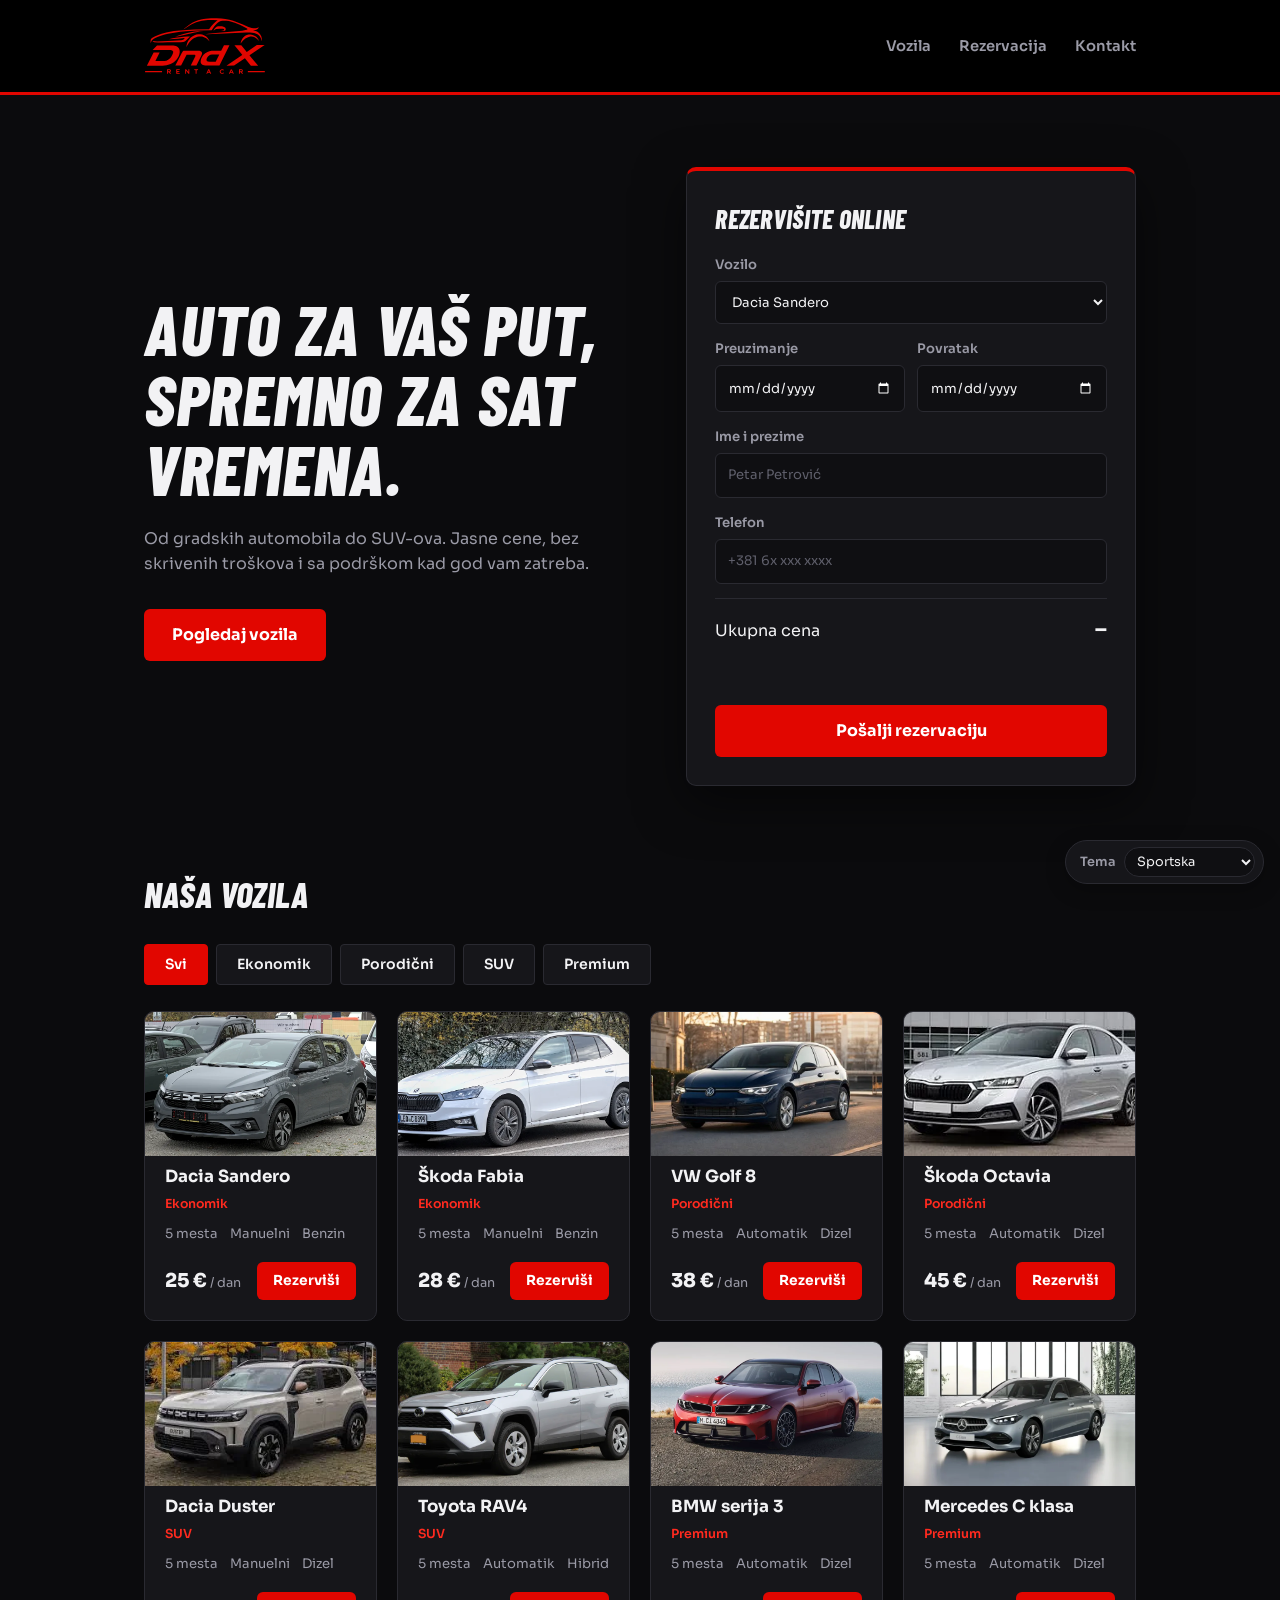
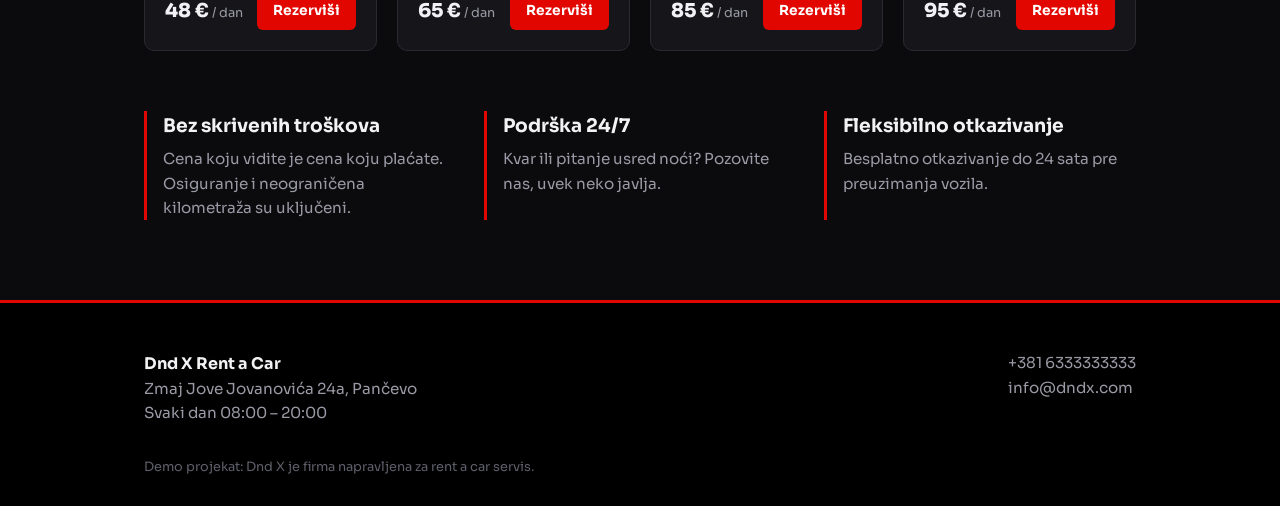
<file: index.html>
<!DOCTYPE html>
<html lang="sr">
<head>
<meta charset="UTF-8">
<meta name="viewport" content="width=device-width, initial-scale=1">
<meta name="theme-color" content="#000000">
<title>Dnd X Rent a Car – Iznajmljivanje vozila</title>
<meta name="description" content="Dnd X Rent a Car: iznajmite auto brzo i jednostavno, bez skrivenih troškova.">
<link rel="preconnect" href="https://fonts.googleapis.com">
<link rel="preconnect" href="https://fonts.gstatic.com" crossorigin>
<link href="https://fonts.googleapis.com/css2?family=Barlow+Condensed:ital,wght@1,800&family=Sora:wght@400;600;800&display=swap" rel="stylesheet">
<link rel="stylesheet" href="style.css?v=8">
<link rel="stylesheet" href="themes/sport.css" id="theme">
</head>
<body>

<!-- Jedan SVG automobil koji koristimo na svim karticama (<use href="#car">) -->
<svg width="0" height="0" style="position:absolute" aria-hidden="true">
  <symbol id="car" viewBox="0 0 120 50">
    <path d="M6 36V27l16-5 14-12h42l16 12 18 5v9z" fill="currentColor"/>
    <path d="M38 13h38l12 9H28z" fill="#fff" opacity=".55"/>
    <circle cx="30" cy="37" r="8" fill="#101828" stroke="#4a4f5c" stroke-width="1.5"/><circle cx="90" cy="37" r="8" fill="#101828" stroke="#4a4f5c" stroke-width="1.5"/>
    <circle cx="30" cy="37" r="3" fill="#cbd2dc"/><circle cx="90" cy="37" r="3" fill="#cbd2dc"/>
  </symbol>
</svg>

<header>
  <div class="wrap bar">
    <a class="logo" href="index.html" aria-label="Dnd X Rent a Car">
      <svg width="122" height="58" viewBox="-4 -4 755 358" aria-hidden="true" focusable="false"><path fill="currentColor" fill-rule="evenodd" d="M38 158.3 36.4 147 37.3 137 40.5 130.5 45.5 125.8 62.5 116.3 84.5 107 105 99.9 134 91.9 157.5 86.9 181.5 82.9 237.5 76.8 305.5 72.8 398.5 70.7 413.4 52 427.9 36 443 22.5 452.1 16 424 14.1 391 14.6 354.5 18.9 335 22.9 319 27.8 298 36.9 283 45.3 257 62.7 245 69.5 242 70.9 241.8 70.5 264 52.5 280.5 40.4 297.5 29.8 311.5 22.9 331 15.8 355 9.9 376.5 6.3 411 3.3 445.5 3 474 4.4 499 7.3 524.5 12.4 547.5 18.8 572 27.5 608 42.3 642.5 57.6 662 63.5 674.5 65.2 687 64.7 695 63.2 706.5 58.7 705.2 62.5 702.1 67 699 70.1 694.5 73.1 685.5 75.5 670.7 76.5 682.5 80.4 695.5 85.9 702.5 90.4 710.1 97 713.6 101 718.1 108 722 116.6 724.5 126 725.6 137 725.5 145.5 719.6 128.5 714.2 118.5 707.7 110.5 700.5 104.3 694 100.4 686.5 97.5 678 95.1 664.5 92.9 652.5 92 627.5 92.1 388 102.4 375.1 102.5 394.5 99.4 440.5 94.4 603.5 80.1 624.5 76.6 632.5 74.1 636.2 71.5 636.2 70 633.5 67.3 613.5 55.3 589 43.4 558 30.9 542 25.9 522 20.9 505 18.4 489.5 18 482 18.4 471.5 20.4 464 23.4 454 29.7 447 35.6 432.4 52 414.5 77.6 327.5 78.9 254.5 83.5 220 86.8 201 89.4 145 99.4 124.5 104.5 100 111.9 79 119.7 62.5 127.4 52.5 133.3 44.3 140.5 40.3 148.5ZM490 82.5 472.3 82.5 487.5 78.6 491.5 76 491.7 72.5 490 70.4 485 68.9 479 68.5 464 68.2 446 69.3 441.5 70.5 436.5 72.8 425.8 80 429.8 72.5 433.8 67 439.7 60.5 445.5 55.9 448.5 54.3 455 52.9 468 52.5 479 53.5 487.5 55.3 495 58.3 499.2 62 501.6 68.5 501.6 72.5 500.7 76 499.2 78.5 496.5 80.7ZM191.5 117.1 190.6 117 205.5 110.9 229.5 103.2 257 95.9 277.5 91.5 301.5 87.4 328 84.4 346 83.4 362.7 83.5 342.5 85.9 311 91.3 237 108.8ZM259 180.9 258.5 180.5 260 169.5 263.3 157 269.9 142.5 276.7 132.5 283.8 124.5 294.5 115.7 308.5 108.2 319.5 104.6 333.5 102.5 344 102.5 356 104.4 370 109.5 381 116.4 388.5 123.6 395.2 132.5 401.5 145 401 145.3 388.5 132.9 381 127.3 374 123.3 364 118.9 355.5 116.8 346 115.9 336.5 116.3 327 117.9 315 121.8 306.5 125.8 297 131.9 288.3 139 279.3 148.5 272.4 157.5 263.5 172ZM594 160 595.2 151.5 598.8 141 603.3 132 608.7 124 616.5 116.2 625 110.3 632.5 106.9 643.5 104.3 652.5 103.9 662.5 105.1 672.5 107.9 683 112.8 692.5 119.7 697.5 125.1 703.2 133.5 707.6 143.5 695.9 131 685 123.2 677.5 119.9 670 117.7 663 116.7 653.5 116.9 644.5 118.8 636.5 121.9 623.5 129.3 609 141.6 602.7 148.5ZM112 153.5 83.5 153.8 59.5 151.6 53 149.3 50.9 147 50 144.5 76.5 146.4 108.5 146.3 175.5 141.9 227 139.6 232 138.6 238.5 135.7 243.5 131.6 248.3 126 243.5 125.9 206 129.6 151.8 133.5 161 130.3 173 127.4 193 123.8 241 118.1 262 116.2 281.1 115.5 252.9 144 245 148.6 238.5 150.6 223.5 151.9 141.5 152.3ZM701 296.7 657.5 296.6 620.5 251.2 553.5 296.1 508.5 296.5 508.2 296 603.8 230.5 602.5 228.1 555.6 171 556 170.5 598 170.7 632 211.9 694.5 169.1 742.5 169 742.7 169.5 648.8 232 656.8 242.5 701.3 296ZM463 295.5 375 295.7 367 294.7 361.5 293.2 357 291.2 353.5 288.7 349.4 283.5 347.9 280 346.7 275 346.7 268 349.8 253.5 353.4 245.5 357.4 238.5 364.3 229.5 375 219.9 389 211.5 401 206.9 414.5 204.4 473.5 204.2 491 170.7 524.5 170.4 524.8 171ZM111 296.5 21.5 296.6 15 296.6 14.5 296 55.5 214.8 90.5 214.5 92.8 215 66.6 268 121.5 268.1 134.5 265.6 142.5 262.3 150 257.7 159 249.2 164.6 242 169.1 234.5 174.2 223.5 176.5 213.5 176.6 211 175.2 207 170 202.3 162 200.2 49.2 200 76.5 171.9 177.5 171.9 185.5 172.9 192.5 174.9 200.5 178.5 204 181 210.6 187.5 214.5 195 216.7 203.5 217.1 213.5 214.8 226.5 210.6 238.5 204.2 250 198 258.5 190.5 266.7 180.5 275.1 169.5 282.3 160.5 286.6 146 291.7 136 293.9 124 295.7ZM225.5 296.1 190 296 228.8 219.5 235.4 209 238 206.4 241 204.8 244.5 204.4 333 204.3 339.5 204.9 346 206.8 349.5 208.9 353.1 212.5 354.6 216 355.1 219.5 354.6 224.5 352.6 231 320.5 295.4 285.4 295 313.7 238.5 314.2 233.5 313.3 231.5 310 229.4 306 229 267 228.9 259.7 229.5ZM439.6 272 459.8 232.5 461.6 228.5 461 228 417 228.2 407.5 229.8 401 232.8 393.5 238.6 389.3 243.5 384.4 252.5 382.9 258.5 383.4 264 385.5 267.7 390.5 270.7 400.5 272.2ZM483 346.6 477.5 346.7 472 345.2 467.8 342 465.3 338 464.4 332.5 465.4 327.5 468.7 323 473.5 319.8 478 318.9 484 319.3 487 320.4 490.7 323 487.5 326.7 483 324.3 479.5 323.8 476.5 324.3 473 326.5 470.8 330 470.3 333 470.8 336 474 340.2 478 341.6 481.5 341.7 484.5 340.8 487.5 338.8 491 342 488 344.6ZM163.5 346.1 157 346.3 149.5 337 144.5 337.4 144 346.3 138.6 346 138.8 319.5 154 319.3 158.5 320.9 160.5 322.4 162.6 326.5 162.3 331 160.4 334 156.7 336.5ZM217 346.4 195.5 346.3 195.5 319.4 217.1 319.5 216.9 324 201.5 324.2 201 326.5 201.5 330.2 215 330.4 215.3 332.5 215 335.1 201.5 335.3 201.2 341 217 341.5ZM276 346.4 271 346.1 257 328.7 256.5 329 256.4 346 251 346.3 251 319.3 256.3 319.5 270.5 336.4 270.9 319.5 276.5 319.5 276.5 346ZM321 346.3 315.7 346 315.6 324.5 307 324.1 307 319.4 330.5 319.5 330.5 324.1 321.5 324.6ZM412 346.2 406 346.3 402.5 340.3 390.5 340.3 387 346.4 381.5 346.2 393.7 319.5 399.5 319.6ZM551.5 346.3 546 346.4 543 340.6 539 340.3 530.5 340.4 527 346.3 521.1 346 534 319.4 539.5 319.7 550.1 342ZM608.5 346.3 602 346.1 595.7 337.5 594.5 337 589.6 337.5 589.5 346 583.5 346.1 583.8 319.5 599 319.4 603 320.4 605.8 322.5 607.6 326.5 607.2 331 605.5 334 601.9 336.5 608.6 345.5ZM153.9 332 155.5 331.2 156.5 329.5 156.5 327 155.5 325.3 152 324.2 144.5 324.4 144.5 332ZM599.1 332 601 330.7 601.8 329 601.8 327 600.9 325.5 597 324.2 589.7 324.5 589.5 332ZM540.8 335 536.5 326 532.4 335 537 335.5ZM400.7 335 396.5 326 392.2 335ZM107 337.5 3.5 337.6 2.8 337 2.8 330 11 329.5 107 329.6 107.7 330 107.7 334 107.7 337ZM743 337.5 639.5 337.6 638.8 337 638.8 330 642 329.5 743 329.6 743.6 330 743.7 335 743.7 337Z"/></svg>
    </a>
    <nav>
      <a href="#vozila">Vozila</a>
      <a href="#rezervacija">Rezervacija</a>
      <a href="#kontakt">Kontakt</a>
    </nav>
  </div>
</header>

<main>
  <section class="hero wrap">
    <div class="hero-text">
      <h1>Auto za vaš put, spremno za sat vremena.</h1>
      <p>Od gradskih automobila do SUV-ova. Jasne cene, bez skrivenih troškova i sa podrškom kad god vam zatreba.</p>
      <a class="btn" href="#vozila">Pogledaj vozila</a>
    </div>

    <form class="panel" id="booking" novalidate>
      <h2 id="rezervacija">Rezervišite online</h2>
      <label>Vozilo
        <select id="carSelect" required></select>
      </label>
      <div class="row">
        <label>Preuzimanje
          <input type="date" id="start" required>
        </label>
        <label>Povratak
          <input type="date" id="end" required>
        </label>
      </div>
      <label>Ime i prezime
        <input type="text" id="name" placeholder="Petar Petrović" required>
      </label>
      <label>Telefon
        <input type="tel" id="phone" placeholder="+381 6x xxx xxxx" required>
      </label>
      <div class="total" aria-live="polite">
        <span>Ukupna cena</span>
        <strong id="total">–</strong>
      </div>
      <p class="msg" id="msg" role="status"></p>
      <button class="btn" type="submit">Pošalji rezervaciju</button>
    </form>
  </section>

  <section id="vozila" class="wrap">
    <h2>Naša vozila</h2>
    <div class="filters" id="filters">
      <button class="chip active" data-cat="Svi">Svi</button>
      <button class="chip" data-cat="Ekonomik">Ekonomik</button>
      <button class="chip" data-cat="Porodični">Porodični</button>
      <button class="chip" data-cat="SUV">SUV</button>
      <button class="chip" data-cat="Premium">Premium</button>
    </div>
    <div class="fleet" id="fleet"></div>
  </section>

  <section class="wrap why">
    <div><h3>Bez skrivenih troškova</h3><p>Cena koju vidite je cena koju plaćate. Osiguranje i neograničena kilometraža su uključeni.</p></div>
    <div><h3>Podrška 24/7</h3><p>Kvar ili pitanje usred noći? Pozovite nas, uvek neko javlja.</p></div>
    <div><h3>Fleksibilno otkazivanje</h3><p>Besplatno otkazivanje do 24 sata pre preuzimanja vozila.</p></div>
  </section>
</main>

<footer id="kontakt">
  <div class="wrap foot">
    <div>
      <strong>Dnd X Rent a Car</strong>
      <p>Zmaj Jove Jovanovića 24a, Pančevo</p>
      <p>Svaki dan 08:00 – 20:00</p>
    </div>
    <div>
      <p><a href="tel:+381633333333">+381 6333333333</a></p>
      <p><a href="mailto:info@dndx.com">info@dndx.com</a></p>
    </div>
  </div>
  <p class="wrap demo">Demo projekat: Dnd X je firma napravljena za rent a car servis.</p>
</footer>

<script src="script.js?v=8"></script>
</body>
</html>
</file>
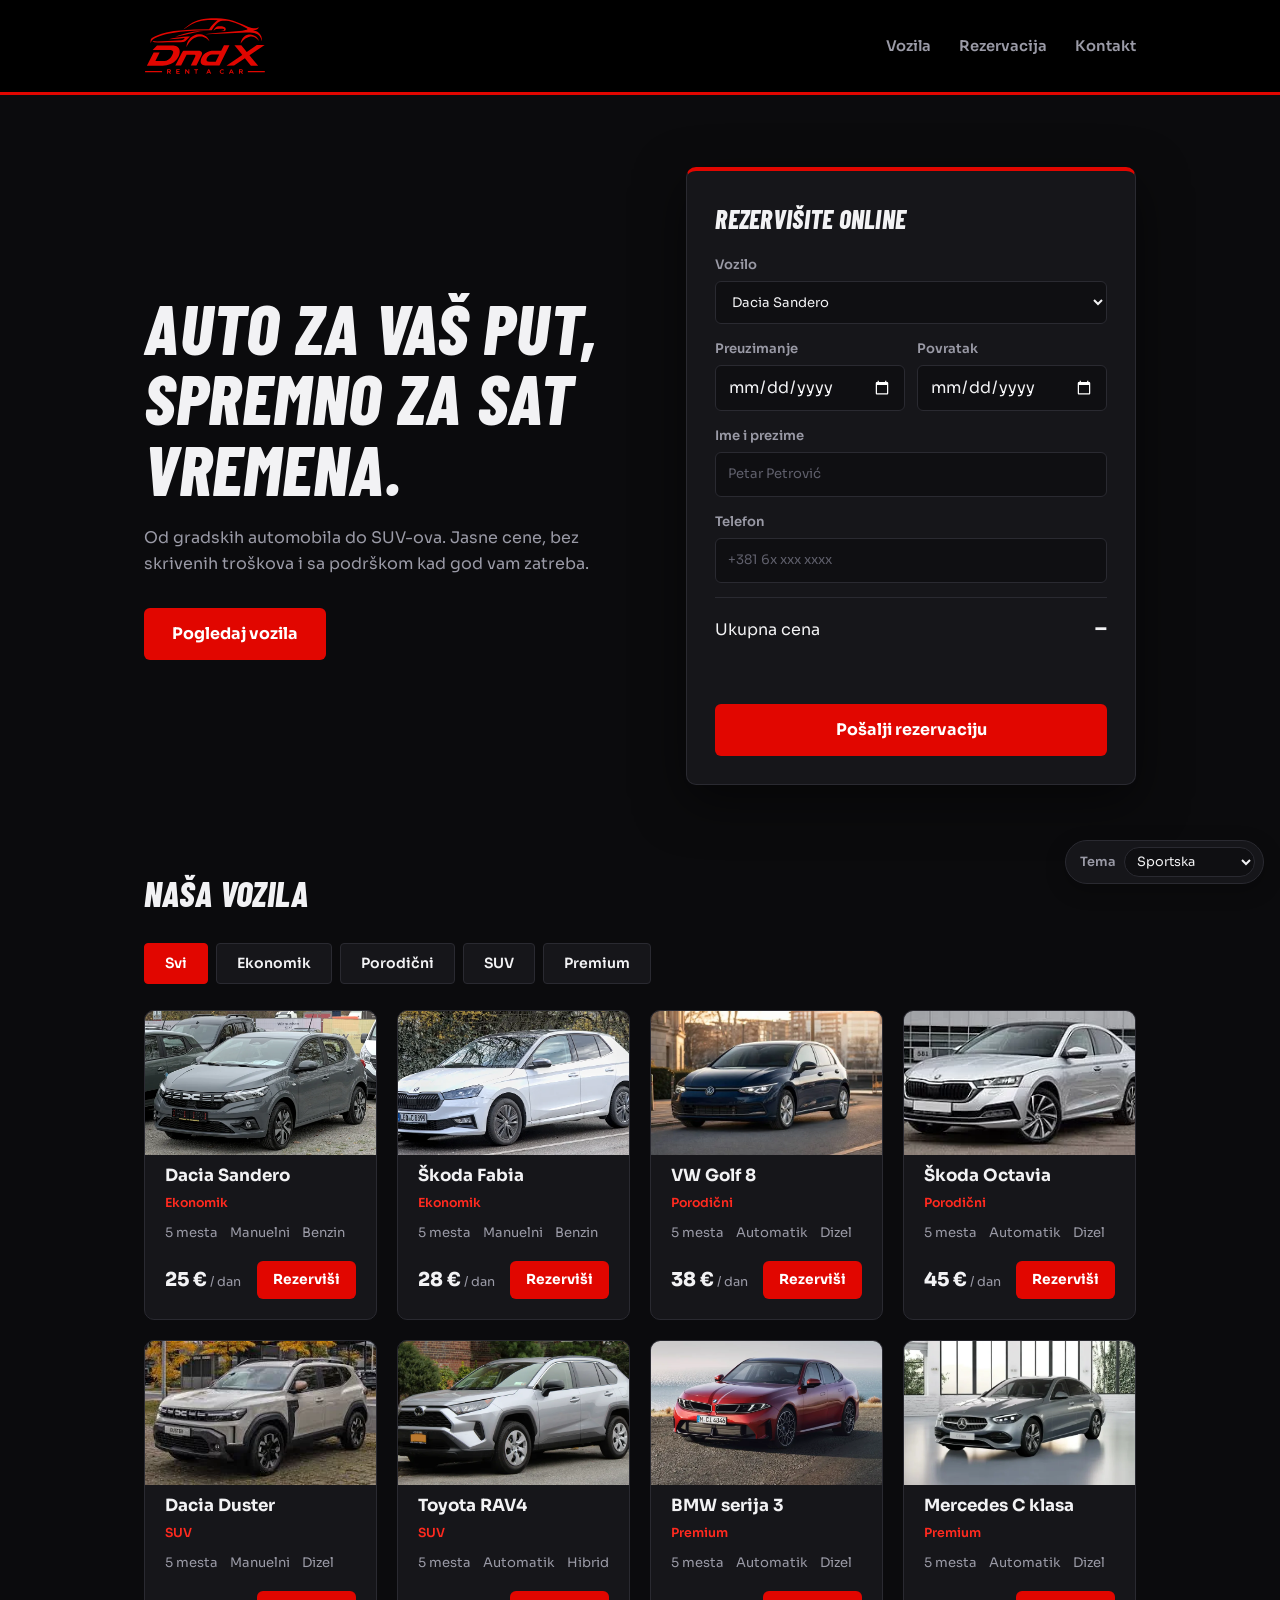
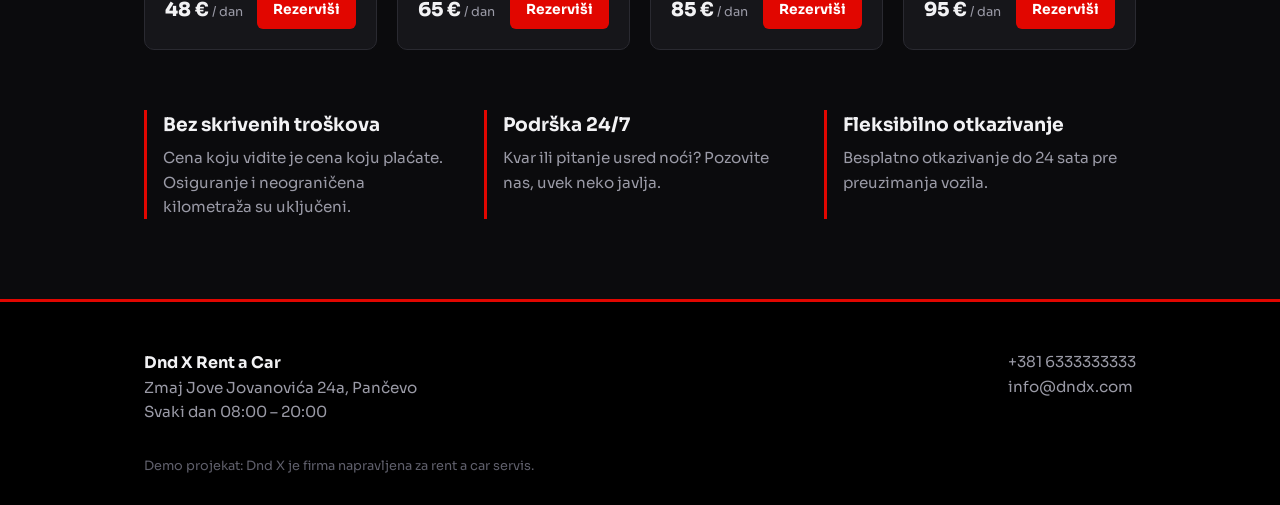
<file: finalrentacar/index.html>
<!DOCTYPE html>
<html lang="sr">
<head>
<meta charset="UTF-8">
<meta name="viewport" content="width=device-width, initial-scale=1">
<meta name="theme-color" content="#000000">
<title>Dnd X Rent a Car – Iznajmljivanje vozila</title>
<meta name="description" content="Dnd X Rent a Car: iznajmite auto brzo i jednostavno, bez skrivenih troškova.">
<link rel="preconnect" href="https://fonts.googleapis.com">
<link rel="preconnect" href="https://fonts.gstatic.com" crossorigin>
<link href="https://fonts.googleapis.com/css2?family=Barlow+Condensed:ital,wght@1,800&family=Sora:wght@400;600;800&display=swap" rel="stylesheet">
<link rel="stylesheet" href="style.css?v=10">
<link rel="stylesheet" href="themes/sport.css" id="theme">
</head>
<body>

<!-- Jedan SVG automobil koji koristimo na svim karticama (<use href="#car">) -->
<svg width="0" height="0" style="position:absolute" aria-hidden="true">
  <symbol id="car" viewBox="0 0 120 50">
    <path d="M6 36V27l16-5 14-12h42l16 12 18 5v9z" fill="currentColor"/>
    <path d="M38 13h38l12 9H28z" fill="#fff" opacity=".55"/>
    <circle cx="30" cy="37" r="8" fill="#101828" stroke="#4a4f5c" stroke-width="1.5"/><circle cx="90" cy="37" r="8" fill="#101828" stroke="#4a4f5c" stroke-width="1.5"/>
    <circle cx="30" cy="37" r="3" fill="#cbd2dc"/><circle cx="90" cy="37" r="3" fill="#cbd2dc"/>
  </symbol>
</svg>

<header>
  <div class="wrap bar">
    <a class="logo" href="index.html" aria-label="Dnd X Rent a Car">
      <svg width="122" height="58" viewBox="-4 -4 755 358" aria-hidden="true" focusable="false"><path fill="currentColor" fill-rule="evenodd" d="M38 158.3 36.4 147 37.3 137 40.5 130.5 45.5 125.8 62.5 116.3 84.5 107 105 99.9 134 91.9 157.5 86.9 181.5 82.9 237.5 76.8 305.5 72.8 398.5 70.7 413.4 52 427.9 36 443 22.5 452.1 16 424 14.1 391 14.6 354.5 18.9 335 22.9 319 27.8 298 36.9 283 45.3 257 62.7 245 69.5 242 70.9 241.8 70.5 264 52.5 280.5 40.4 297.5 29.8 311.5 22.9 331 15.8 355 9.9 376.5 6.3 411 3.3 445.5 3 474 4.4 499 7.3 524.5 12.4 547.5 18.8 572 27.5 608 42.3 642.5 57.6 662 63.5 674.5 65.2 687 64.7 695 63.2 706.5 58.7 705.2 62.5 702.1 67 699 70.1 694.5 73.1 685.5 75.5 670.7 76.5 682.5 80.4 695.5 85.9 702.5 90.4 710.1 97 713.6 101 718.1 108 722 116.6 724.5 126 725.6 137 725.5 145.5 719.6 128.5 714.2 118.5 707.7 110.5 700.5 104.3 694 100.4 686.5 97.5 678 95.1 664.5 92.9 652.5 92 627.5 92.1 388 102.4 375.1 102.5 394.5 99.4 440.5 94.4 603.5 80.1 624.5 76.6 632.5 74.1 636.2 71.5 636.2 70 633.5 67.3 613.5 55.3 589 43.4 558 30.9 542 25.9 522 20.9 505 18.4 489.5 18 482 18.4 471.5 20.4 464 23.4 454 29.7 447 35.6 432.4 52 414.5 77.6 327.5 78.9 254.5 83.5 220 86.8 201 89.4 145 99.4 124.5 104.5 100 111.9 79 119.7 62.5 127.4 52.5 133.3 44.3 140.5 40.3 148.5ZM490 82.5 472.3 82.5 487.5 78.6 491.5 76 491.7 72.5 490 70.4 485 68.9 479 68.5 464 68.2 446 69.3 441.5 70.5 436.5 72.8 425.8 80 429.8 72.5 433.8 67 439.7 60.5 445.5 55.9 448.5 54.3 455 52.9 468 52.5 479 53.5 487.5 55.3 495 58.3 499.2 62 501.6 68.5 501.6 72.5 500.7 76 499.2 78.5 496.5 80.7ZM191.5 117.1 190.6 117 205.5 110.9 229.5 103.2 257 95.9 277.5 91.5 301.5 87.4 328 84.4 346 83.4 362.7 83.5 342.5 85.9 311 91.3 237 108.8ZM259 180.9 258.5 180.5 260 169.5 263.3 157 269.9 142.5 276.7 132.5 283.8 124.5 294.5 115.7 308.5 108.2 319.5 104.6 333.5 102.5 344 102.5 356 104.4 370 109.5 381 116.4 388.5 123.6 395.2 132.5 401.5 145 401 145.3 388.5 132.9 381 127.3 374 123.3 364 118.9 355.5 116.8 346 115.9 336.5 116.3 327 117.9 315 121.8 306.5 125.8 297 131.9 288.3 139 279.3 148.5 272.4 157.5 263.5 172ZM594 160 595.2 151.5 598.8 141 603.3 132 608.7 124 616.5 116.2 625 110.3 632.5 106.9 643.5 104.3 652.5 103.9 662.5 105.1 672.5 107.9 683 112.8 692.5 119.7 697.5 125.1 703.2 133.5 707.6 143.5 695.9 131 685 123.2 677.5 119.9 670 117.7 663 116.7 653.5 116.9 644.5 118.8 636.5 121.9 623.5 129.3 609 141.6 602.7 148.5ZM112 153.5 83.5 153.8 59.5 151.6 53 149.3 50.9 147 50 144.5 76.5 146.4 108.5 146.3 175.5 141.9 227 139.6 232 138.6 238.5 135.7 243.5 131.6 248.3 126 243.5 125.9 206 129.6 151.8 133.5 161 130.3 173 127.4 193 123.8 241 118.1 262 116.2 281.1 115.5 252.9 144 245 148.6 238.5 150.6 223.5 151.9 141.5 152.3ZM701 296.7 657.5 296.6 620.5 251.2 553.5 296.1 508.5 296.5 508.2 296 603.8 230.5 602.5 228.1 555.6 171 556 170.5 598 170.7 632 211.9 694.5 169.1 742.5 169 742.7 169.5 648.8 232 656.8 242.5 701.3 296ZM463 295.5 375 295.7 367 294.7 361.5 293.2 357 291.2 353.5 288.7 349.4 283.5 347.9 280 346.7 275 346.7 268 349.8 253.5 353.4 245.5 357.4 238.5 364.3 229.5 375 219.9 389 211.5 401 206.9 414.5 204.4 473.5 204.2 491 170.7 524.5 170.4 524.8 171ZM111 296.5 21.5 296.6 15 296.6 14.5 296 55.5 214.8 90.5 214.5 92.8 215 66.6 268 121.5 268.1 134.5 265.6 142.5 262.3 150 257.7 159 249.2 164.6 242 169.1 234.5 174.2 223.5 176.5 213.5 176.6 211 175.2 207 170 202.3 162 200.2 49.2 200 76.5 171.9 177.5 171.9 185.5 172.9 192.5 174.9 200.5 178.5 204 181 210.6 187.5 214.5 195 216.7 203.5 217.1 213.5 214.8 226.5 210.6 238.5 204.2 250 198 258.5 190.5 266.7 180.5 275.1 169.5 282.3 160.5 286.6 146 291.7 136 293.9 124 295.7ZM225.5 296.1 190 296 228.8 219.5 235.4 209 238 206.4 241 204.8 244.5 204.4 333 204.3 339.5 204.9 346 206.8 349.5 208.9 353.1 212.5 354.6 216 355.1 219.5 354.6 224.5 352.6 231 320.5 295.4 285.4 295 313.7 238.5 314.2 233.5 313.3 231.5 310 229.4 306 229 267 228.9 259.7 229.5ZM439.6 272 459.8 232.5 461.6 228.5 461 228 417 228.2 407.5 229.8 401 232.8 393.5 238.6 389.3 243.5 384.4 252.5 382.9 258.5 383.4 264 385.5 267.7 390.5 270.7 400.5 272.2ZM483 346.6 477.5 346.7 472 345.2 467.8 342 465.3 338 464.4 332.5 465.4 327.5 468.7 323 473.5 319.8 478 318.9 484 319.3 487 320.4 490.7 323 487.5 326.7 483 324.3 479.5 323.8 476.5 324.3 473 326.5 470.8 330 470.3 333 470.8 336 474 340.2 478 341.6 481.5 341.7 484.5 340.8 487.5 338.8 491 342 488 344.6ZM163.5 346.1 157 346.3 149.5 337 144.5 337.4 144 346.3 138.6 346 138.8 319.5 154 319.3 158.5 320.9 160.5 322.4 162.6 326.5 162.3 331 160.4 334 156.7 336.5ZM217 346.4 195.5 346.3 195.5 319.4 217.1 319.5 216.9 324 201.5 324.2 201 326.5 201.5 330.2 215 330.4 215.3 332.5 215 335.1 201.5 335.3 201.2 341 217 341.5ZM276 346.4 271 346.1 257 328.7 256.5 329 256.4 346 251 346.3 251 319.3 256.3 319.5 270.5 336.4 270.9 319.5 276.5 319.5 276.5 346ZM321 346.3 315.7 346 315.6 324.5 307 324.1 307 319.4 330.5 319.5 330.5 324.1 321.5 324.6ZM412 346.2 406 346.3 402.5 340.3 390.5 340.3 387 346.4 381.5 346.2 393.7 319.5 399.5 319.6ZM551.5 346.3 546 346.4 543 340.6 539 340.3 530.5 340.4 527 346.3 521.1 346 534 319.4 539.5 319.7 550.1 342ZM608.5 346.3 602 346.1 595.7 337.5 594.5 337 589.6 337.5 589.5 346 583.5 346.1 583.8 319.5 599 319.4 603 320.4 605.8 322.5 607.6 326.5 607.2 331 605.5 334 601.9 336.5 608.6 345.5ZM153.9 332 155.5 331.2 156.5 329.5 156.5 327 155.5 325.3 152 324.2 144.5 324.4 144.5 332ZM599.1 332 601 330.7 601.8 329 601.8 327 600.9 325.5 597 324.2 589.7 324.5 589.5 332ZM540.8 335 536.5 326 532.4 335 537 335.5ZM400.7 335 396.5 326 392.2 335ZM107 337.5 3.5 337.6 2.8 337 2.8 330 11 329.5 107 329.6 107.7 330 107.7 334 107.7 337ZM743 337.5 639.5 337.6 638.8 337 638.8 330 642 329.5 743 329.6 743.6 330 743.7 335 743.7 337Z"/></svg>
    </a>
    <nav>
      <a href="#vozila">Vozila</a>
      <a href="#rezervacija">Rezervacija</a>
      <a href="#kontakt">Kontakt</a>
    </nav>
  </div>
</header>

<main>
  <section class="hero wrap">
    <div class="hero-text">
      <h1>Auto za vaš put, spremno za sat vremena.</h1>
      <p>Od gradskih automobila do SUV-ova. Jasne cene, bez skrivenih troškova i sa podrškom kad god vam zatreba.</p>
      <a class="btn" href="#vozila">Pogledaj vozila</a>
    </div>

    <form class="panel" id="booking" novalidate>
      <h2 id="rezervacija">Rezervišite online</h2>
      <label>Vozilo
        <select id="carSelect" required></select>
      </label>
      <div class="row">
        <label>Preuzimanje
          <span class="date-field"><input type="date" id="start" required></span>
        </label>
        <label>Povratak
          <span class="date-field"><input type="date" id="end" required></span>
        </label>
      </div>
      <label>Ime i prezime
        <input type="text" id="name" placeholder="Petar Petrović" required>
      </label>
      <label>Telefon
        <input type="tel" id="phone" placeholder="+381 6x xxx xxxx" required>
      </label>
      <div class="total" aria-live="polite">
        <span>Ukupna cena</span>
        <strong id="total">–</strong>
      </div>
      <p class="msg" id="msg" role="status"></p>
      <button class="btn" type="submit">Pošalji rezervaciju</button>
    </form>
  </section>

  <section id="vozila" class="wrap">
    <h2>Naša vozila</h2>
    <div class="filters" id="filters">
      <button class="chip active" data-cat="Svi">Svi</button>
      <button class="chip" data-cat="Ekonomik">Ekonomik</button>
      <button class="chip" data-cat="Porodični">Porodični</button>
      <button class="chip" data-cat="SUV">SUV</button>
      <button class="chip" data-cat="Premium">Premium</button>
    </div>
    <div class="fleet" id="fleet"></div>
  </section>

  <section class="wrap why">
    <div><h3>Bez skrivenih troškova</h3><p>Cena koju vidite je cena koju plaćate. Osiguranje i neograničena kilometraža su uključeni.</p></div>
    <div><h3>Podrška 24/7</h3><p>Kvar ili pitanje usred noći? Pozovite nas, uvek neko javlja.</p></div>
    <div><h3>Fleksibilno otkazivanje</h3><p>Besplatno otkazivanje do 24 sata pre preuzimanja vozila.</p></div>
  </section>
</main>

<footer id="kontakt">
  <div class="wrap foot">
    <div>
      <strong>Dnd X Rent a Car</strong>
      <p>Zmaj Jove Jovanovića 24a, Pančevo</p>
      <p>Svaki dan 08:00 – 20:00</p>
    </div>
    <div>
      <p><a href="tel:+381633333333">+381 6333333333</a></p>
      <p><a href="mailto:info@dndx.com">info@dndx.com</a></p>
    </div>
  </div>
  <p class="wrap demo">Demo projekat: Dnd X je firma napravljena za rent a car servis.</p>
</footer>

<script src="script.js?v=8"></script>
</body>
</html>
</file>
<file: style.css>
/* SPORTSKA TEMA: crna i crvena. Menjaš samo ove boje da promeniš izgled celog sajta. */
:root {
  color-scheme: dark;
  --bg: #0b0b0d;
  --card: #16161a;
  --ink: #f2f2f4;
  --muted: #9a9aa6;
  --line: #2a2a31;
  --accent: #e10600;        /* trkačka crvena */
  --accent-dark: #ff2a1f;
  --green: #3ddc97;
  --radius: 10px;
  --chrome: #000; --field: #0f0f12; --faint: #5f5f6b; --car-glow: #24242b; --on-accent: #fff;
  --font: "Sora", system-ui, -apple-system, "Segoe UI", sans-serif;
  --display: "Barlow Condensed", "Arial Narrow", Impact, sans-serif;
}
* { box-sizing: border-box; margin: 0; }
html { scroll-behavior: smooth; scroll-padding-top: 108px; }
body { background: var(--bg); color: var(--ink); font-family: var(--font); line-height: 1.6; }
a { color: inherit; }
.wrap { max-width: 1040px; margin: 0 auto; padding: 0 24px; }
:focus-visible { outline: 3px solid var(--accent-dark); outline-offset: 2px; }

/* Naslovi: uska, teška, kosa slova daju osećaj brzine */
h1, h2, .logo { font-family: var(--display); font-weight: var(--h-weight, 800); font-style: var(--h-style, italic); text-transform: var(--h-case, uppercase); letter-spacing: var(--h-track, .01em); }

header { position: sticky; top: 0; z-index: 10; background: var(--chrome); border-bottom: 3px solid var(--accent); }
.bar { display: flex; justify-content: space-between; align-items: center; height: 92px; }
.logo { display: flex; align-items: center; padding: 0; transition: opacity .2s; font-size: var(--logo-size, 1.7rem); text-decoration: none; }
/* Logo je SVG sa currentColor: boja se menja preko --logo (po temi), a ako nije zadata, uzima se --accent */
.logo svg { display: block; height: 58px; width: 122px; flex-shrink: 0; color: var(--logo, var(--accent)); }
nav a { margin-left: 24px; text-decoration: none; font-size: .92rem; color: var(--muted); font-weight: 600; transition: color .2s; }
nav a:hover { color: #fff; }

.btn { display: inline-block; border: 0; cursor: pointer; font: inherit; font-weight: 700; padding: 13px 28px; border-radius: 6px; background: var(--accent); color: var(--on-accent); text-decoration: none; transition: background .2s, transform .2s, box-shadow .2s; }
.btn:hover { background: var(--accent-dark); transform: translateY(-2px); box-shadow: var(--btn-shadow, 0 8px 22px rgba(225,6,0,.35)); }

/* Hero: crvena dijagonalna traka iza teksta */
.hero { display: grid; grid-template-columns: 1.1fr 1fr; gap: 48px; align-items: center; padding-top: 72px; padding-bottom: 80px; position: relative; }
.hero h1 { font-size: var(--h1-size, clamp(2.6rem, 6vw, 4.4rem)); line-height: var(--h1-lh, 1); padding-left: var(--indent, 0px); }
.hero-text p { margin: 22px 0 32px; color: var(--muted); max-width: 46ch; padding-left: var(--indent, 0px); }
.hero-text .btn { margin-left: var(--indent, 0px); }
.hero-text { animation: rise .7s ease both; }
.panel { animation: rise .7s .15s ease both; }
@keyframes rise { from { opacity: 0; transform: translateY(18px); } to { opacity: 1; transform: none; } }

.panel { background: var(--card); padding: 28px; border-radius: var(--radius); border: 1px solid var(--line); border-top: 4px solid var(--accent); box-shadow: var(--shadow, 0 16px 50px rgba(0,0,0,.5)); display: grid; gap: 14px; }
.panel h2 { font-size: var(--panel-h2, 1.6rem); margin: 0; }
label { display: grid; gap: 6px; font-size: .82rem; font-weight: 600; color: var(--muted); }
input, select { font: inherit; font-weight: 400; color: var(--ink); padding: 11px 12px; border: 1px solid var(--line); border-radius: 6px; background: var(--field); }
input::placeholder { color: var(--faint); }
input:focus, select:focus { border-color: var(--accent); outline: none; }
input.bad, select.bad { border-color: var(--err, #ff5a52); }
.row { display: grid; grid-template-columns: 1fr 1fr; gap: 12px; }
.total { display: flex; justify-content: space-between; align-items: baseline; padding: 12px 0; border-top: 1px solid var(--line); }
.total strong { font-size: 1.4rem; }
.msg { min-height: 1.3em; font-size: .9rem; color: var(--err, #ff6b63); }
.msg.ok { color: var(--green); font-weight: 600; }

section { padding: 44px 0; }
section h2 { font-size: var(--h2-size, 2.2rem); margin-bottom: 22px; }

.filters { display: flex; flex-wrap: wrap; gap: 8px; margin-bottom: 26px; }
.chip { font: inherit; font-size: .88rem; font-weight: 600; color: var(--ink); padding: 8px 20px; border-radius: 4px; border: 1px solid var(--line); background: var(--card); cursor: pointer; transition: background .2s, border-color .2s; }
.chip:hover { border-color: var(--accent); }
.chip.active { background: var(--accent); border-color: var(--accent); color: var(--on-accent); }

.fleet { display: grid; grid-template-columns: repeat(auto-fill, minmax(230px, 1fr)); gap: 20px; }
.car { background: var(--card); border: 1px solid var(--line); border-radius: var(--radius); overflow: hidden; display: flex; flex-direction: column; transition: transform .25s, border-color .25s, box-shadow .25s; animation: rise .5s ease both; }
.car:hover { transform: translateY(-4px); border-color: var(--accent); box-shadow: var(--hover-shadow, 0 14px 30px rgba(225,6,0,.15)); }
.car-img { padding: 22px 28px 8px; background: radial-gradient(circle at 50% 100%, var(--car-glow), transparent 70%); }
.car-img svg { width: 100%; height: 70px; }
.car-img.has-photo { padding: 0; background: var(--car-glow); }
.car-img img { display: block; width: 100%; aspect-ratio: 16 / 10; object-fit: cover; }
.car-body { padding: 8px 20px 20px; display: grid; gap: 4px; flex: 1; }
.car h3 { font-size: 1.05rem; }
.cat { font-size: .78rem; color: var(--accent-dark); font-weight: 600; }
.specs { display: flex; gap: 12px; font-size: .82rem; color: var(--muted); margin-top: 4px; }
.car-foot { display: flex; justify-content: space-between; align-items: center; margin-top: 14px; }
.price { font-weight: 800; font-size: 1.2rem; }
.price small { font-weight: 400; color: var(--muted); font-size: .8rem; }
.car .btn { padding: 8px 16px; font-size: .86rem; }

.why { display: grid; grid-template-columns: repeat(auto-fit, minmax(220px, 1fr)); gap: 28px; padding: 64px 24px 80px; }
.why > div { border-left: 3px solid var(--accent); padding-left: 16px; }
.why h3 { margin-bottom: 6px; }
.why p { color: var(--muted); font-size: .95rem; }

footer { background: var(--chrome); border-top: 3px solid var(--accent); padding: 48px 0 28px; }
.foot { display: flex; flex-wrap: wrap; justify-content: space-between; gap: 24px; }
footer p { color: var(--muted); font-size: .95rem; }
footer a { text-decoration: none; }
footer a:hover { color: var(--accent-dark); }
.demo { margin-top: 32px; font-size: .8rem; color: var(--faint); }

/* Sprečava da forma i tekst izlaze iz ekrana na uskim telefonima (grid deca imaju min-width: auto) */
.hero > *, .row > *, label { min-width: 0; }
input, select { width: 100%; min-width: 0; }

@media (max-width: 800px) {
  .hero { grid-template-columns: 1fr; padding-top: 44px; padding-bottom: 48px; gap: 36px; }
  nav a { margin-left: 16px; }
  /* Izbornik tema na telefonu: tanka traka na dnu, a body dobija razmak da ništa ne ostane zaklonjeno */
  body { padding-bottom: 56px; }
  .theme-box { left: 0 !important; right: 0 !important; bottom: 0 !important; border-radius: 0 !important; border-width: 1px 0 0 !important; justify-content: center; padding: 8px 12px !important; font-size: .85rem; }
  .theme-box select { min-height: 38px; width: auto; }
}

/* Telefoni */
@media (max-width: 600px) {
  html { scroll-padding-top: 76px; }
  .wrap { padding: 0 16px; }
  .bar { height: 68px; }
  .logo svg { height: 42px; width: 88px; }
  nav { display: flex; }
  nav a { margin-left: 0; padding: 12px 8px; font-size: .88rem; }
  .hero { padding-top: 32px; }
  .hero-text p { margin: 16px 0 24px; }
  .panel { padding: 20px 16px; }
  section { padding: 32px 0; }
  section h2 { font-size: 1.8rem; }
  .chip { padding: 11px 18px; }
  .car .btn { padding: 11px 18px; }
  .why { padding: 40px 16px 56px; gap: 24px; }
  .foot { flex-direction: column; }
  .btn { padding: 14px 28px; }
}

/* Vrlo uski telefoni: datumi jedan ispod drugog */
@media (max-width: 400px) { .row { grid-template-columns: 1fr; } }
@media (prefers-reduced-motion: reduce) { * { animation: none !important; transition: none !important; } html { scroll-behavior: auto; } }

/* Mali izbornik tema (obriši ga kad izabereš temu: vidi komentar u script.js) */
.theme-box { position: fixed; right: 16px; bottom: 16px; z-index: 20; display: flex; align-items: center; gap: 8px; background: var(--card); color: var(--muted); border: 1px solid var(--line); border-radius: 999px; padding: 6px 8px 6px 14px; font-size: .8rem; box-shadow: 0 6px 20px rgba(0,0,0,.25); }
.theme-box select { padding: 5px 8px; border-radius: 999px; font-size: .8rem; }

.logo:hover { opacity: .8; }
</file>
<file: themes/sport.css>
/* Sportska tema: crna i crvena. To je osnova u style.css, ovde nema izmena. */

/* Razmak između vozila i pogodnosti */
section.why { padding-top: 60px; }
</file>
<file: finalrentacar/style.css>
/* SPORTSKA TEMA: crna i crvena. Menjaš samo ove boje da promeniš izgled celog sajta. */
:root {
  color-scheme: dark;
  --bg: #0b0b0d;
  --card: #16161a;
  --ink: #f2f2f4;
  --muted: #9a9aa6;
  --line: #2a2a31;
  --accent: #e10600;        /* trkačka crvena */
  --accent-dark: #ff2a1f;
  --green: #3ddc97;
  --radius: 10px;
  --chrome: #000; --field: #0f0f12; --faint: #5f5f6b; --car-glow: #24242b; --on-accent: #fff;
  --font: "Sora", system-ui, -apple-system, "Segoe UI", sans-serif;
  --display: "Barlow Condensed", "Arial Narrow", Impact, sans-serif;
}
* { box-sizing: border-box; margin: 0; }
html { scroll-behavior: smooth; scroll-padding-top: 108px; }
body { background: var(--bg); color: var(--ink); font-family: var(--font); line-height: 1.6; }
a { color: inherit; }
.wrap { max-width: 1040px; margin: 0 auto; padding: 0 24px; }
:focus-visible { outline: 3px solid var(--accent-dark); outline-offset: 2px; }

/* Naslovi: uska, teška, kosa slova daju osećaj brzine */
h1, h2, .logo { font-family: var(--display); font-weight: var(--h-weight, 800); font-style: var(--h-style, italic); text-transform: var(--h-case, uppercase); letter-spacing: var(--h-track, .01em); }

header { position: sticky; top: 0; z-index: 10; background: var(--chrome); border-bottom: 3px solid var(--accent); }
.bar { display: flex; justify-content: space-between; align-items: center; height: 92px; }
.logo { display: flex; align-items: center; padding: 0; transition: opacity .2s; font-size: var(--logo-size, 1.7rem); text-decoration: none; }
/* Logo je SVG sa currentColor: boja se menja preko --logo (po temi), a ako nije zadata, uzima se --accent */
.logo svg { display: block; height: 58px; width: 122px; flex-shrink: 0; color: var(--logo, var(--accent)); }
nav a { margin-left: 24px; text-decoration: none; font-size: .92rem; color: var(--muted); font-weight: 600; transition: color .2s; }
nav a:hover { color: #fff; }

.btn { display: inline-block; border: 0; cursor: pointer; font: inherit; font-weight: 700; padding: 13px 28px; border-radius: 6px; background: var(--accent); color: var(--on-accent); text-decoration: none; transition: background .2s, transform .2s, box-shadow .2s; }
.btn:hover { background: var(--accent-dark); transform: translateY(-2px); box-shadow: var(--btn-shadow, 0 8px 22px rgba(225,6,0,.35)); }

/* Hero: crvena dijagonalna traka iza teksta */
.hero { display: grid; grid-template-columns: 1.1fr 1fr; gap: 48px; align-items: center; padding-top: 72px; padding-bottom: 80px; position: relative; }
.hero h1 { font-size: var(--h1-size, clamp(2.6rem, 6vw, 4.4rem)); line-height: var(--h1-lh, 1); padding-left: var(--indent, 0px); }
.hero-text p { margin: 22px 0 32px; color: var(--muted); max-width: 46ch; padding-left: var(--indent, 0px); }
.hero-text .btn { margin-left: var(--indent, 0px); }
.hero-text { animation: rise .7s ease both; }
.panel { animation: rise .7s .15s ease both; }
@keyframes rise { from { opacity: 0; transform: translateY(18px); } to { opacity: 1; transform: none; } }

.panel { background: var(--card); padding: 28px; border-radius: var(--radius); border: 1px solid var(--line); border-top: 4px solid var(--accent); box-shadow: var(--shadow, 0 16px 50px rgba(0,0,0,.5)); display: grid; gap: 14px; }
.panel h2 { font-size: var(--panel-h2, 1.6rem); margin: 0; }
label { display: grid; gap: 6px; font-size: .82rem; font-weight: 600; color: var(--muted); }
input, select { font: inherit; font-weight: 400; color: var(--ink); padding: 11px 12px; border: 1px solid var(--line); border-radius: 6px; background: var(--field); }
input::placeholder { color: var(--faint); }
input:focus, select:focus { border-color: var(--accent); outline: none; }
input.bad, select.bad { border-color: var(--err, #ff5a52); }
.row { display: grid; grid-template-columns: 1fr 1fr; gap: 12px; }
.total { display: flex; justify-content: space-between; align-items: baseline; padding: 12px 0; border-top: 1px solid var(--line); }
.total strong { font-size: 1.4rem; }
.msg { min-height: 1.3em; font-size: .9rem; color: var(--err, #ff6b63); }
.msg.ok { color: var(--green); font-weight: 600; }

section { padding: 44px 0; }
section h2 { font-size: var(--h2-size, 2.2rem); margin-bottom: 22px; }

.filters { display: flex; flex-wrap: wrap; gap: 8px; margin-bottom: 26px; }
.chip { font: inherit; font-size: .88rem; font-weight: 600; color: var(--ink); padding: 8px 20px; border-radius: 4px; border: 1px solid var(--line); background: var(--card); cursor: pointer; transition: background .2s, border-color .2s; }
.chip:hover { border-color: var(--accent); }
.chip.active { background: var(--accent); border-color: var(--accent); color: var(--on-accent); }

.fleet { display: grid; grid-template-columns: repeat(auto-fill, minmax(230px, 1fr)); gap: 20px; }
.car { background: var(--card); border: 1px solid var(--line); border-radius: var(--radius); overflow: hidden; display: flex; flex-direction: column; transition: transform .25s, border-color .25s, box-shadow .25s; animation: rise .5s ease both; }
.car:hover { transform: translateY(-4px); border-color: var(--accent); box-shadow: var(--hover-shadow, 0 14px 30px rgba(225,6,0,.15)); }
.car-img { padding: 22px 28px 8px; background: radial-gradient(circle at 50% 100%, var(--car-glow), transparent 70%); }
.car-img svg { width: 100%; height: 70px; }
.car-img.has-photo { padding: 0; background: var(--car-glow); }
.car-img img { display: block; width: 100%; aspect-ratio: 16 / 10; object-fit: cover; }
.car-body { padding: 8px 20px 20px; display: grid; gap: 4px; flex: 1; }
.car h3 { font-size: 1.05rem; }
.cat { font-size: .78rem; color: var(--accent-dark); font-weight: 600; }
.specs { display: flex; gap: 12px; font-size: .82rem; color: var(--muted); margin-top: 4px; }
.car-foot { display: flex; justify-content: space-between; align-items: center; margin-top: 14px; }
.price { font-weight: 800; font-size: 1.2rem; }
.price small { font-weight: 400; color: var(--muted); font-size: .8rem; }
.car .btn { padding: 8px 16px; font-size: .86rem; }

.why { display: grid; grid-template-columns: repeat(auto-fit, minmax(220px, 1fr)); gap: 28px; padding: 64px 24px 80px; }
.why > div { border-left: 3px solid var(--accent); padding-left: 16px; }
.why h3 { margin-bottom: 6px; }
.why p { color: var(--muted); font-size: .95rem; }

footer { background: var(--chrome); border-top: 3px solid var(--accent); padding: 48px 0 28px; }
.foot { display: flex; flex-wrap: wrap; justify-content: space-between; gap: 24px; }
footer p { color: var(--muted); font-size: .95rem; }
footer a { text-decoration: none; }
footer a:hover { color: var(--accent-dark); }
.demo { margin-top: 32px; font-size: .8rem; color: var(--faint); }

/* Sprečava da forma i tekst izlaze iz ekrana na uskim telefonima (grid deca imaju min-width: auto) */
.hero > *, .row > *, label { min-width: 0; }
input, select { width: 100%; min-width: 0; }

@media (max-width: 800px) {
  .hero { grid-template-columns: 1fr; padding-top: 44px; padding-bottom: 48px; gap: 36px; }
  nav a { margin-left: 16px; }
  /* Izbornik tema na telefonu: tanka traka na dnu, a body dobija razmak da ništa ne ostane zaklonjeno */
  body { padding-bottom: 56px; }
  .theme-box { left: 0 !important; right: 0 !important; bottom: 0 !important; border-radius: 0 !important; border-width: 1px 0 0 !important; justify-content: center; padding: 8px 12px !important; font-size: .85rem; }
  .theme-box select { min-height: 38px; width: auto; }
}

/* Telefoni */
@media (max-width: 600px) {
  html { scroll-padding-top: 76px; }
  .wrap { padding: 0 16px; }
  .bar { height: 68px; }
  .logo svg { height: 42px; width: 88px; }
  nav { display: flex; }
  nav a { margin-left: 0; padding: 12px 8px; font-size: .88rem; }
  .hero { padding-top: 32px; }
  .hero-text p { margin: 16px 0 24px; }
  .panel { padding: 20px 16px; }
  section { padding: 32px 0; }
  section h2 { font-size: 1.8rem; }
  .chip { padding: 11px 18px; }
  .car .btn { padding: 11px 18px; }
  .why { padding: 40px 16px 56px; gap: 24px; }
  .foot { flex-direction: column; }
  .btn { padding: 14px 28px; }
}

/* Vrlo uski telefoni: datumi jedan ispod drugog */
@media (max-width: 400px) { .row { grid-template-columns: 1fr; } }
@media (prefers-reduced-motion: reduce) { * { animation: none !important; transition: none !important; } html { scroll-behavior: auto; } }

/* Mali izbornik tema (obriši ga kad izabereš temu: vidi komentar u script.js) */
.theme-box { position: fixed; right: 16px; bottom: 16px; z-index: 20; display: flex; align-items: center; gap: 8px; background: var(--card); color: var(--muted); border: 1px solid var(--line); border-radius: 999px; padding: 6px 8px 6px 14px; font-size: .8rem; box-shadow: 0 6px 20px rgba(0,0,0,.25); }
.theme-box select { padding: 5px 8px; border-radius: 999px; font-size: .8rem; }

.logo:hover { opacity: .8; }

/* Mobile Safari: constrain native date controls to the grid cell. */
#booking { grid-template-columns: minmax(0, 1fr); }
#booking .row { grid-template-columns: repeat(2, minmax(0, 1fr)); }
#booking .row > label { grid-template-columns: minmax(0, 1fr); }
#booking input[type="date"] {
  display: block;
  -webkit-appearance: none;
  appearance: none;
  box-sizing: border-box;
  width: 100%;
  min-width: 0;
  max-width: 100%;
  min-height: 44px;
}
#booking input[type="date"]::-webkit-date-and-time-value {
  min-width: 0;
  text-align: left;
  min-height: 1.2em;
}
@media (max-width: 400px) {
  #booking .row { grid-template-columns: minmax(0, 1fr); }
}

/* Date controls: wrapper owns the dimensions, not native Safari input. */
#booking .date-field { display: block; position: relative; width: 100%; min-width: 0; height: 46px; border: 1px solid var(--line); border-radius: 6px; background: var(--field); overflow: hidden; }
#booking .date-field input[type="date"] { position: absolute; inset: 0; width: 100% !important; max-width: 100% !important; min-width: 0 !important; height: 100%; min-height: 0; margin: 0; padding: 0 12px; border: 0; border-radius: 0; background: transparent; font-size: 16px; }
#booking .date-field:focus-within { border-color: var(--accent); }
#booking .date-field:has(input.bad) { border-color: var(--err, #ff5a52); }
#booking .date-field input::-webkit-date-and-time-value { margin: 0; padding: 0; text-align: left; }
@media (max-width: 600px) { #booking .row { display: flex; flex-direction: column; } #booking .row > label { display: flex; flex-direction: column; width: 100%; min-width: 0; } }
</file>
<file: finalrentacar/themes/sport.css>
/* Sportska tema: crna i crvena. To je osnova u style.css, ovde nema izmena. */

/* Razmak između vozila i pogodnosti */
section.why { padding-top: 60px; }
</file>
